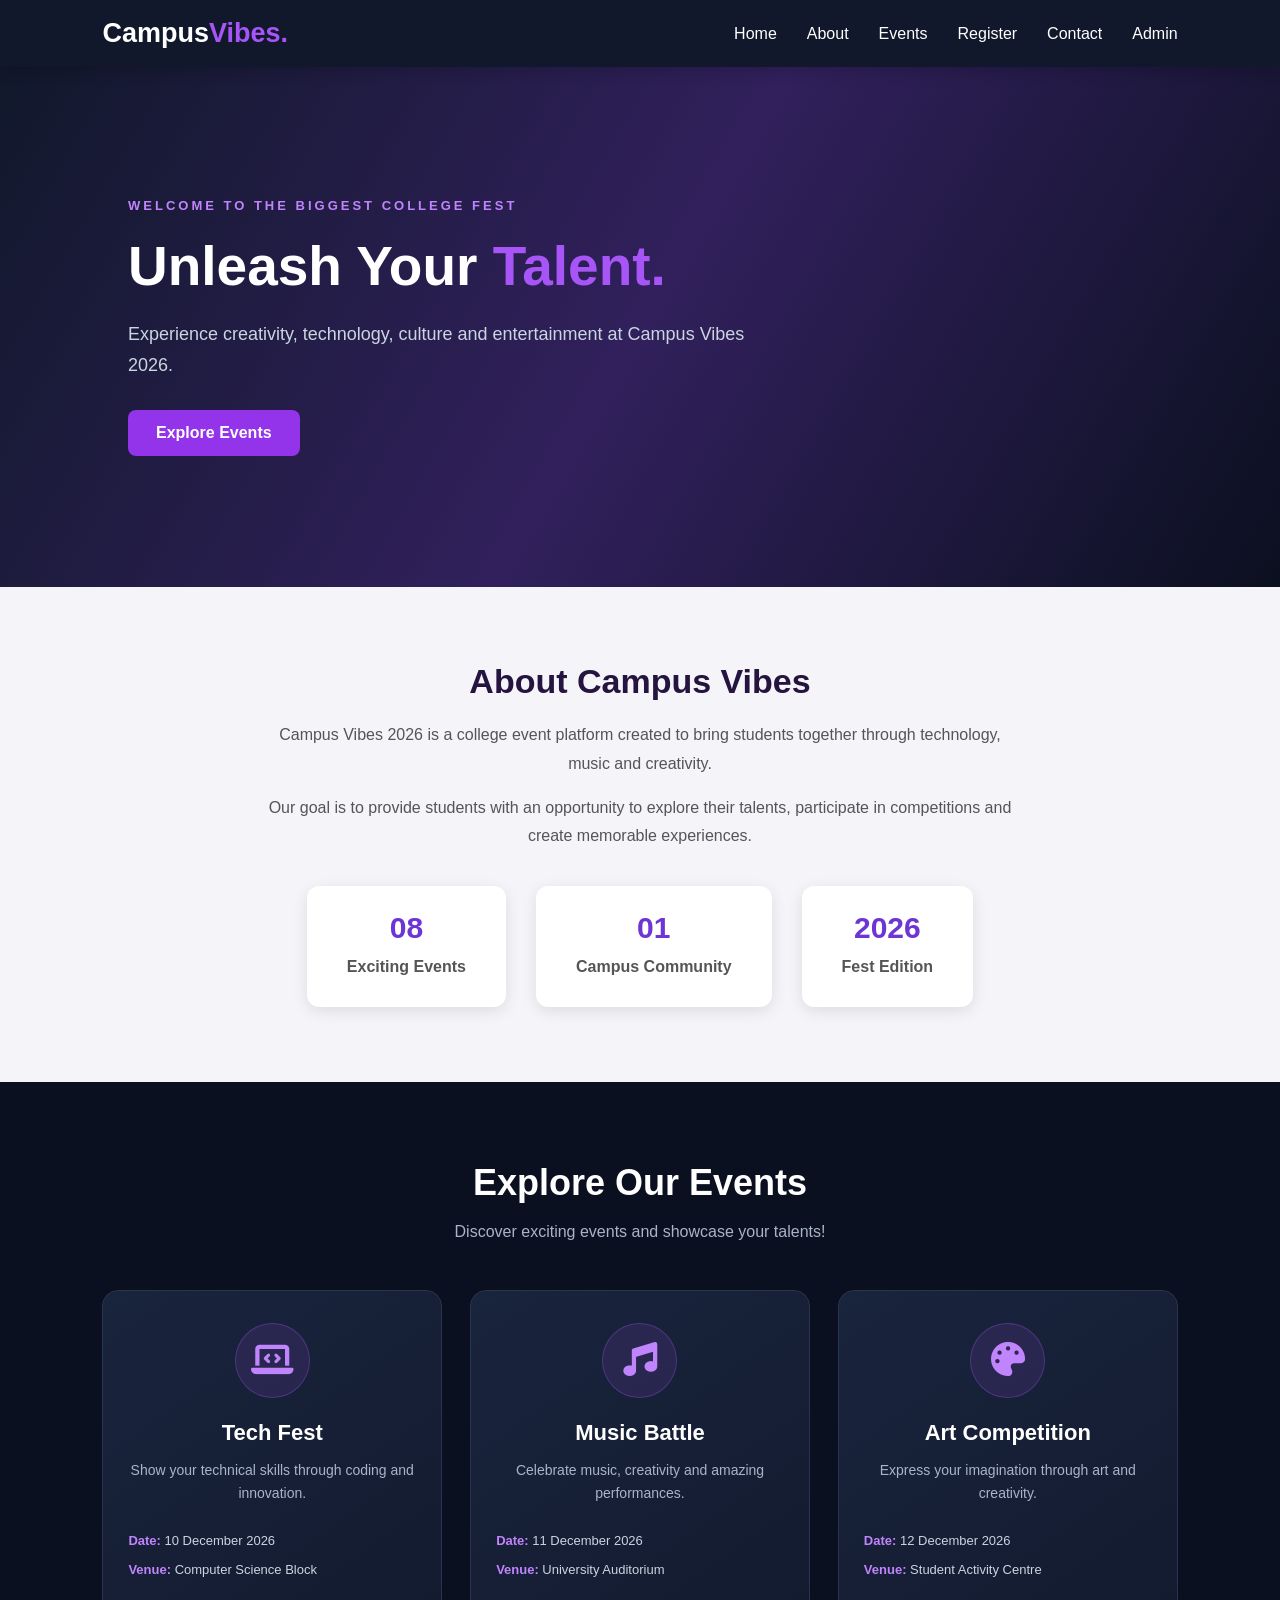
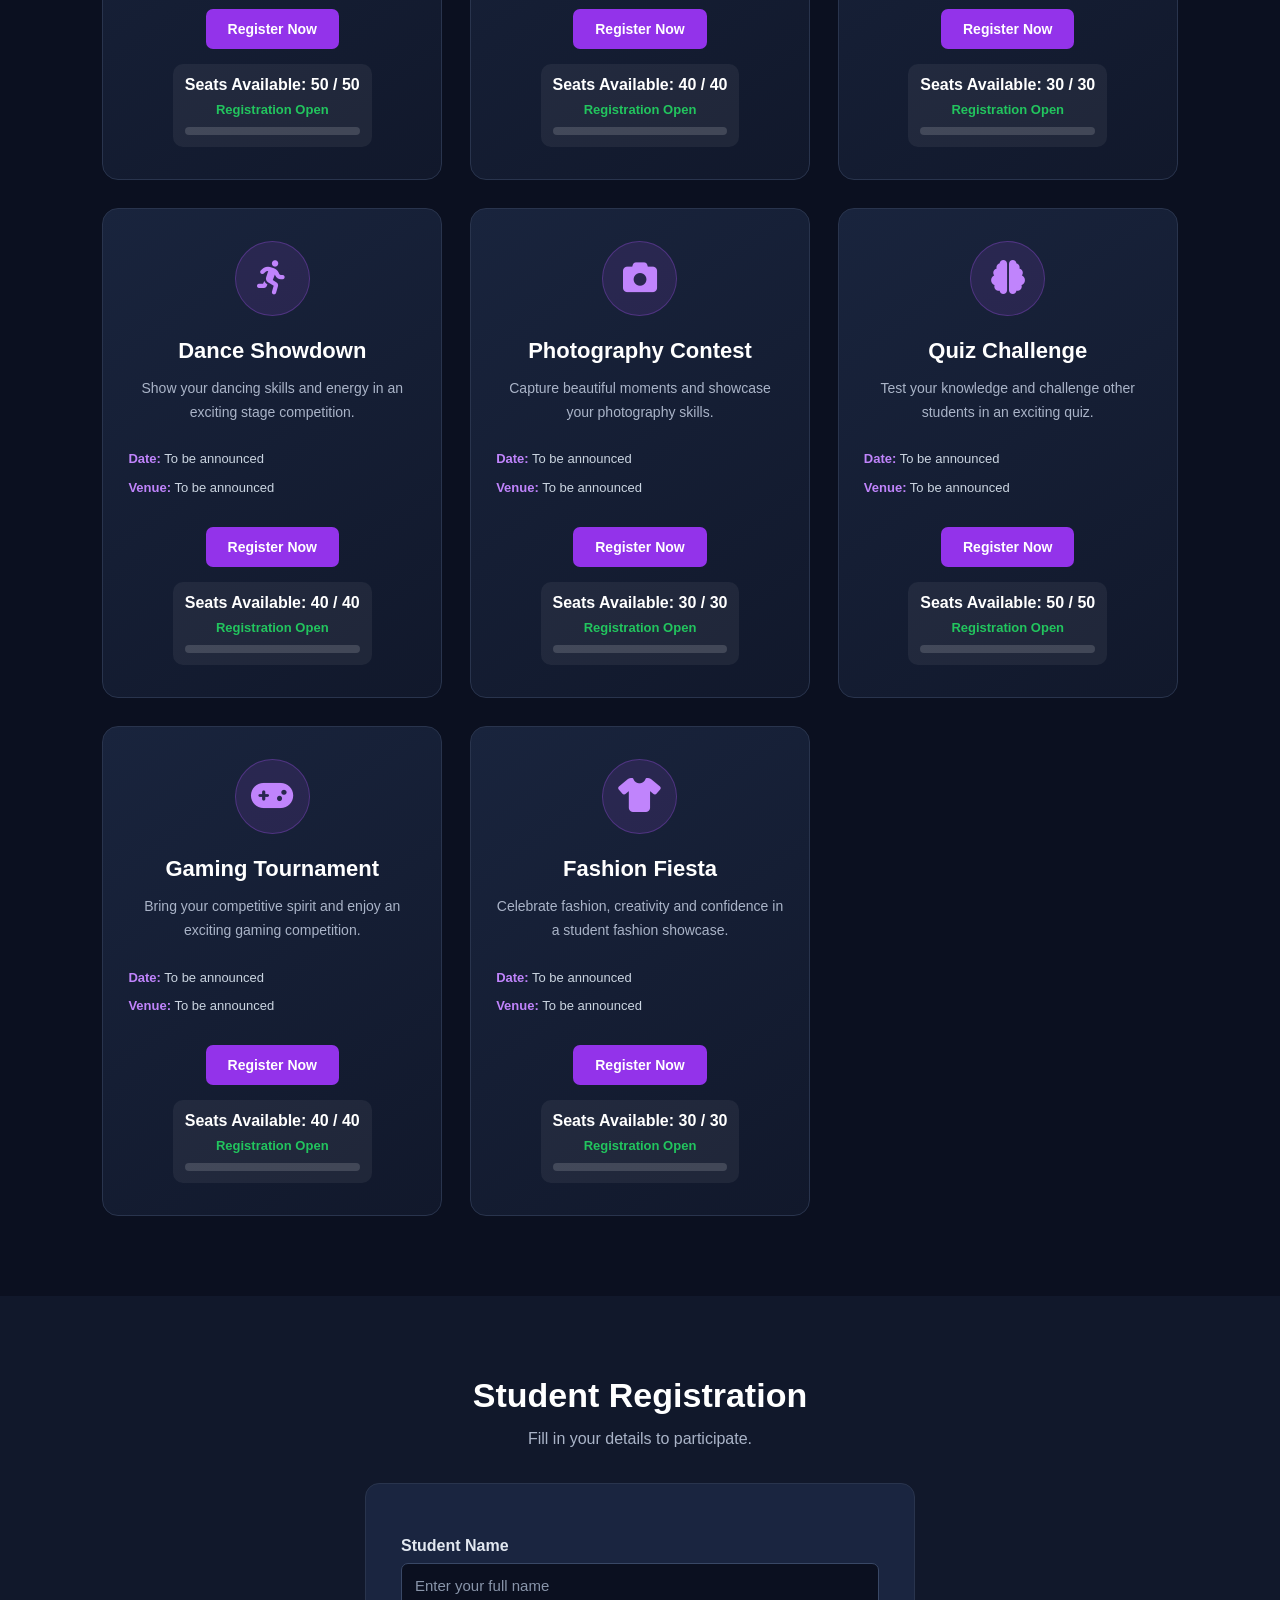
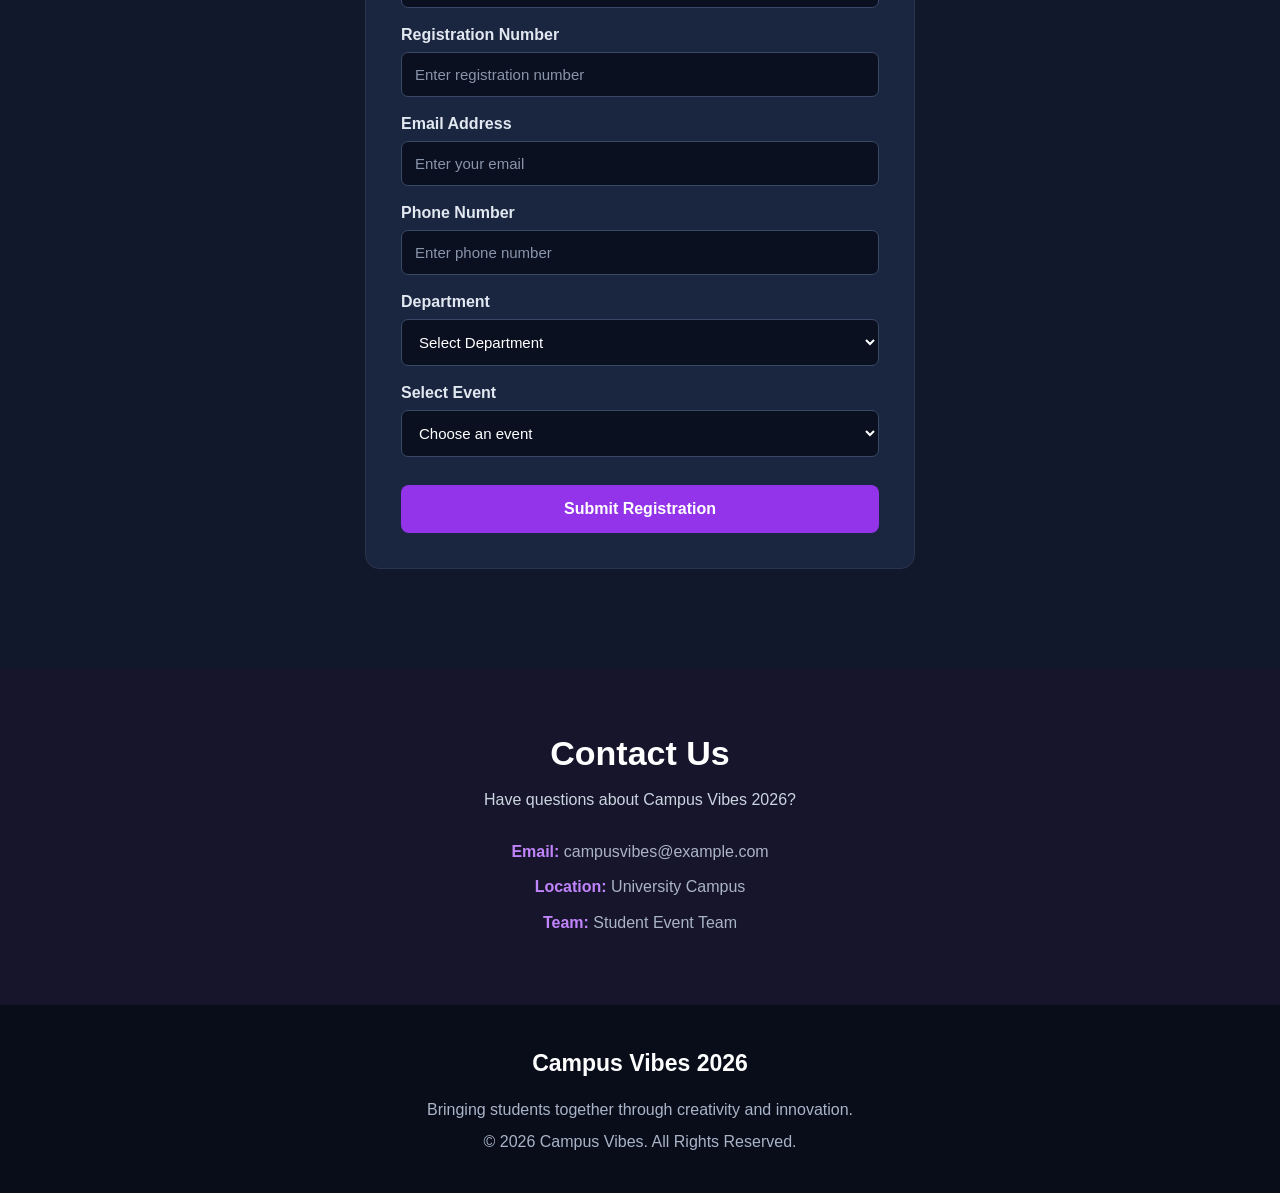
<file: index.html>
<!DOCTYPE html>
<html lang="en">

<head>
    <meta charset="UTF-8">
    <meta name="viewport" content="width=device-width, initial-scale=1.0">

    <title>Campus Vibes 2026 | College Events</title>

    <link rel="stylesheet" href="style.css">

    <!-- Font Awesome Icons -->
    <link rel="stylesheet" href="https://cdnjs.cloudflare.com/ajax/libs/font-awesome/6.5.0/css/all.min.css">
</head>

<body>

    <!-- NAVIGATION BAR -->
    <header>
        <nav class="navbar">

            <h2 class="logo">Campus<span>Vibes.</span></h2>

            <ul class="nav-links">
                <li><a href="#home">Home</a></li>
                <li><a href="#about">About</a></li>
                <li><a href="#events">Events</a></li>
                <li><a href="#register">Register</a></li>
                <li><a href="#contact">Contact</a></li>
                <li><a href="admin.html">Admin</a></li>
            </ul>

        </nav>
    </header>


    <!-- HOME SECTION -->
    <section class="hero" id="home">

        <div class="hero-content">

            <p class="tagline">
                WELCOME TO THE BIGGEST COLLEGE FEST
            </p>

            <h1>
                Unleash Your <span>Talent.</span>
            </h1>

            <p>
                Experience creativity, technology, culture
                and entertainment at Campus Vibes 2026.
            </p>

            <a href="#events" class="btn">
                Explore Events
            </a>

        </div>

    </section>


    <!-- ABOUT SECTION -->
    <section id="about" class="about">

        <h2>About Campus Vibes</h2>

        <p>
            Campus Vibes 2026 is a college event platform
            created to bring students together through
            technology, music and creativity.
        </p>

        <p>
            Our goal is to provide students with an opportunity
            to explore their talents, participate in competitions
            and create memorable experiences.
        </p>

        <div class="about-highlights">

            <div>
                <h3>08</h3>
                <p>Exciting Events</p>
            </div>

            <div>
                <h3>01</h3>
                <p>Campus Community</p>
            </div>

            <div>
                <h3>2026</h3>
                <p>Fest Edition</p>
            </div>

        </div>

    </section>


    <!-- EVENTS SECTION -->
    <section id="events" class="events">

        <h2>Explore Our Events</h2>

        <p class="section-description">
            Discover exciting events and showcase your talents!
        </p>

        <div class="event-container">


            <!-- EVENT 1 -->
            <div class="event-card">

                <div class="event-icon">
                    <i class="fas fa-laptop-code"></i>
                </div>

                <h3>Tech Fest</h3>

                <p>
                    Show your technical skills through
                    coding and innovation.
                </p>

                <div class="event-info">
                    <p><strong>Date:</strong> 10 December 2026</p>
                    <p><strong>Venue:</strong> Computer Science Block</p>
                </div>

                <button onclick="selectEvent('Tech Fest')">
                    Register Now
                </button>

            </div>


            <!-- EVENT 2 -->
            <div class="event-card">

                <div class="event-icon">
                    <i class="fas fa-music"></i>
                </div>

                <h3>Music Battle</h3>

                <p>
                    Celebrate music, creativity and
                    amazing performances.
                </p>

                <div class="event-info">
                    <p><strong>Date:</strong> 11 December 2026</p>
                    <p><strong>Venue:</strong> University Auditorium</p>
                </div>

                <button onclick="selectEvent('Music Battle')">
                    Register Now
                </button>

            </div>


            <!-- EVENT 3 -->
            <div class="event-card">

                <div class="event-icon">
                    <i class="fas fa-palette"></i>
                </div>

                <h3>Art Competition</h3>

                <p>
                    Express your imagination through
                    art and creativity.
                </p>

                <div class="event-info">
                    <p><strong>Date:</strong> 12 December 2026</p>
                    <p><strong>Venue:</strong> Student Activity Centre</p>
                </div>

                <button onclick="selectEvent('Art Competition')">
                    Register Now
                </button>

            </div>


            <!-- EVENT 4 -->
            <div class="event-card">

                <div class="event-icon">
                    <i class="fas fa-person-running"></i>
                </div>

                <h3>Dance Showdown</h3>

                <p>
                    Show your dancing skills and energy
                    in an exciting stage competition.
                </p>

                <div class="event-info">
                    <p><strong>Date:</strong> To be announced</p>
                    <p><strong>Venue:</strong> To be announced</p>
                </div>

                <button onclick="selectEvent('Dance Showdown')">
                    Register Now
                </button>

            </div>


            <!-- EVENT 5 -->
            <div class="event-card">

                <div class="event-icon">
                    <i class="fas fa-camera"></i>
                </div>

                <h3>Photography Contest</h3>

                <p>
                    Capture beautiful moments and
                    showcase your photography skills.
                </p>

                <div class="event-info">
                    <p><strong>Date:</strong> To be announced</p>
                    <p><strong>Venue:</strong> To be announced</p>
                </div>

                <button onclick="selectEvent('Photography Contest')">
                    Register Now
                </button>

            </div>


            <!-- EVENT 6 -->
            <div class="event-card">

                <div class="event-icon">
                    <i class="fas fa-brain"></i>
                </div>

                <h3>Quiz Challenge</h3>

                <p>
                    Test your knowledge and challenge
                    other students in an exciting quiz.
                </p>

                <div class="event-info">
                    <p><strong>Date:</strong> To be announced</p>
                    <p><strong>Venue:</strong> To be announced</p>
                </div>

                <button onclick="selectEvent('Quiz Challenge')">
                    Register Now
                </button>

            </div>


            <!-- EVENT 7 -->
            <div class="event-card">

                <div class="event-icon">
                    <i class="fas fa-gamepad"></i>
                </div>

                <h3>Gaming Tournament</h3>

                <p>
                    Bring your competitive spirit and
                    enjoy an exciting gaming competition.
                </p>

                <div class="event-info">
                    <p><strong>Date:</strong> To be announced</p>
                    <p><strong>Venue:</strong> To be announced</p>
                </div>

                <button onclick="selectEvent('Gaming Tournament')">
                    Register Now
                </button>

            </div>


            <!-- EVENT 8 -->
            <div class="event-card">

                <div class="event-icon">
                    <i class="fas fa-shirt"></i>
                </div>

                <h3>Fashion Fiesta</h3>

                <p>
                    Celebrate fashion, creativity and
                    confidence in a student fashion showcase.
                </p>

                <div class="event-info">
                    <p><strong>Date:</strong> To be announced</p>
                    <p><strong>Venue:</strong> To be announced</p>
                </div>

                <button onclick="selectEvent('Fashion Fiesta')">
                    Register Now
                </button>

            </div>


        </div>

    </section>


    <!-- REGISTRATION SECTION -->
    <section class="registration" id="register">

        <h2>Student Registration</h2>

        <p class="section-desc">
            Fill in your details to participate.
        </p>

        <form id="registrationForm">

            <label>Student Name</label>
            <input type="text" id="name" placeholder="Enter your full name" required>

            <label>Registration Number</label>
            <input type="text" id="regNo" placeholder="Enter registration number" required>

            <label>Email Address</label>
            <input type="email" id="email" placeholder="Enter your email" required>

            <label>Phone Number</label>
            <input type="tel" id="phone" placeholder="Enter phone number" pattern="[0-9]{10}" required>

            <label>Department</label>

            <select id="department" required>
                <option value="">Select Department</option>
                <option value="CSE">Computer Science</option>
                <option value="ECE">Electronics</option>
                <option value="ME">Mechanical</option>
                <option value="Other">Other</option>
            </select>


            <label>Select Event</label>

            <select id="event" required>

                <option value="">Choose an event</option>

                <option value="Tech Fest">Tech Fest</option>

                <option value="Music Battle">Music Battle</option>

                <option value="Art Competition">Art Competition</option>

                <option value="Dance Showdown">Dance Showdown</option>

                <option value="Photography Contest">Photography Contest</option>

                <option value="Quiz Challenge">Quiz Challenge</option>

                <option value="Gaming Tournament">Gaming Tournament</option>

                <option value="Fashion Fiesta">Fashion Fiesta</option>

            </select>


            <button type="submit" class="submit-btn">
                Submit Registration
            </button>

        </form>

        <div id="successMessage"></div>

    </section>


    <!-- CONTACT SECTION -->
    <section id="contact" class="contact">

        <h2>Contact Us</h2>

        <p>
            Have questions about Campus Vibes 2026?
        </p>

        <div class="contact-details">

            <p>
                <strong>Email:</strong>
                campusvibes@example.com
            </p>

            <p>
                <strong>Location:</strong>
                University Campus
            </p>

            <p>
                <strong>Team:</strong>
                Student Event Team
            </p>

        </div>

    </section>


    <!-- FOOTER -->
    <footer>

        <h3>Campus Vibes 2026</h3>

        <p>
            Bringing students together through
            creativity and innovation.
        </p>

        <p>
            © 2026 Campus Vibes. All Rights Reserved.
        </p>

    </footer>


    <!-- JAVASCRIPT -->
    <script src="script.js"></script>

</body>

</html>
</file>
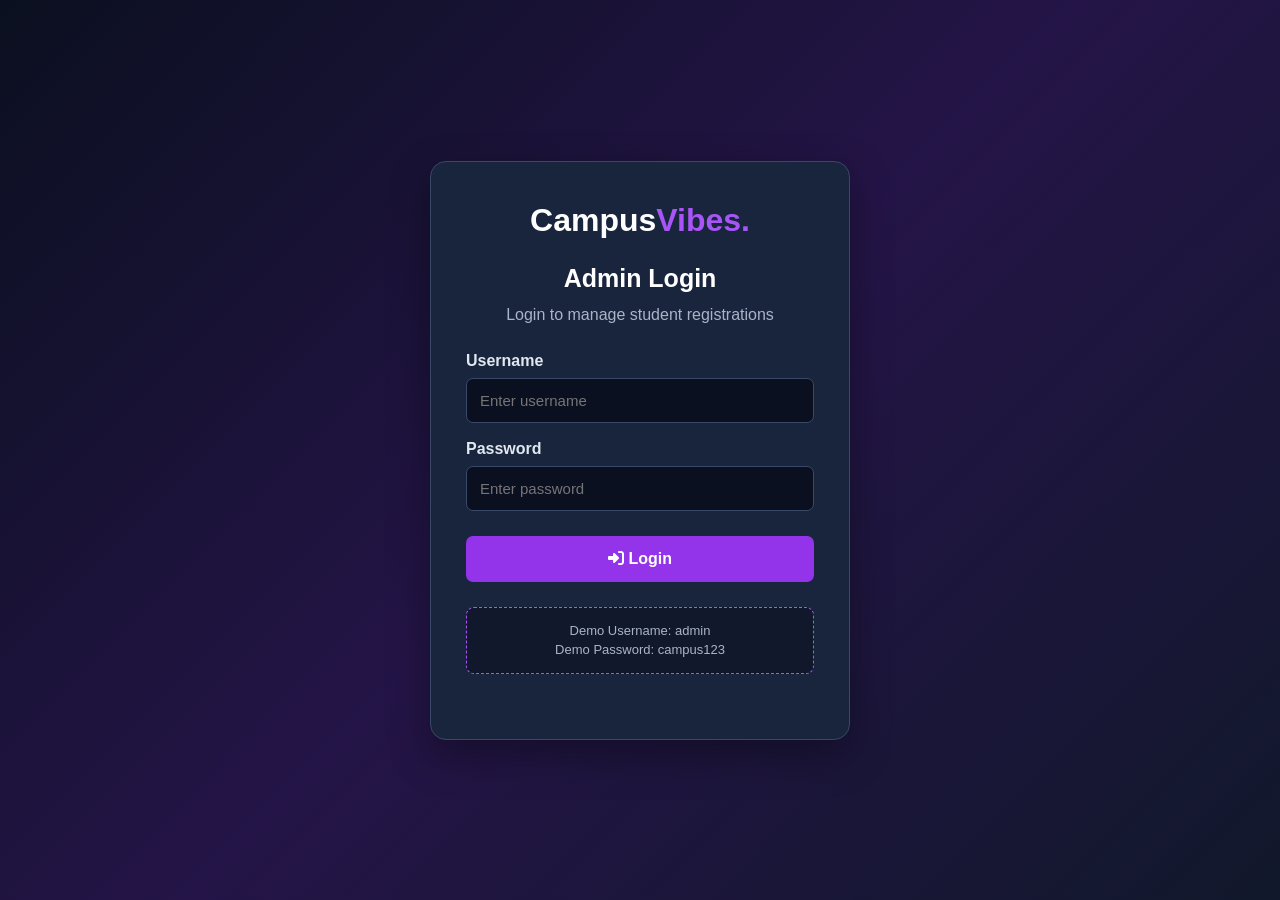
<file: admin.html>
<!DOCTYPE html>
<html lang="en">

<head>
    <meta charset="UTF-8">
    <meta name="viewport" content="width=device-width, initial-scale=1.0">

    <title>Campus Vibes | Admin Dashboard</title>

    <link rel="stylesheet" href="admin.css">

    <!-- Font Awesome Icons -->
    <link rel="stylesheet" href="https://cdnjs.cloudflare.com/ajax/libs/font-awesome/6.5.0/css/all.min.css">
</head>

<body>

    <!-- =================================
         ADMIN LOGIN SECTION
    ================================== -->

    <div class="login-container" id="loginSection">

        <div class="login-box">

            <h1>Campus<span>Vibes.</span></h1>

            <h2>Admin Login</h2>

            <p>Login to manage student registrations</p>

            <form id="loginForm">

                <label for="username">Username</label>

                <input type="text" id="username" placeholder="Enter username" required>

                <label for="password">Password</label>

                <input type="password" id="password" placeholder="Enter password" required>

                <button type="submit">
                    <i class="fas fa-sign-in-alt"></i>
                    Login
                </button>

                <p id="loginMessage"></p>

            </form>

            <p class="demo-info">
                Demo Username: admin<br>
                Demo Password: campus123
            </p>

        </div>

    </div>


    <!-- =================================
         ADMIN DASHBOARD
    ================================== -->

    <div class="dashboard" id="dashboardSection">

        <!-- HEADER -->

        <header class="admin-header">

            <h2>
                Campus<span>Vibes.</span> Admin
            </h2>

            <button id="logoutBtn">
                <i class="fas fa-sign-out-alt"></i>
                Logout
            </button>

        </header>


        <!-- MAIN CONTENT -->

        <main class="admin-content">

            <h1>Admin Dashboard</h1>

            <p class="subtitle">
                Manage and monitor all student registrations
            </p>


            <!-- =================================
                 REGISTRATION STATISTICS
            ================================== -->

            <section class="stats-section">

                <h2>
                    <i class="fas fa-chart-bar"></i>
                    Registration Statistics
                </h2>

                <div class="stats-container">


                    <!-- TOTAL REGISTRATIONS -->

                    <div class="stat-card total-card">

                        <i class="fas fa-users"></i>

                        <h3>Total Registrations</h3>

                        <p id="totalCount">0</p>

                    </div>


                    <!-- TECH FEST -->

                    <div class="stat-card">

                        <i class="fas fa-laptop-code"></i>

                        <h3>Tech Fest</h3>

                        <p id="techCount">0</p>

                    </div>


                    <!-- MUSIC BATTLE -->

                    <div class="stat-card">

                        <i class="fas fa-music"></i>

                        <h3>Music Battle</h3>

                        <p id="musicCount">0</p>

                    </div>


                    <!-- ART COMPETITION -->

                    <div class="stat-card">

                        <i class="fas fa-palette"></i>

                        <h3>Art Competition</h3>

                        <p id="artCount">0</p>

                    </div>


                    <!-- DANCE SHOWDOWN -->

                    <div class="stat-card">

                        <i class="fas fa-person-running"></i>

                        <h3>Dance Showdown</h3>

                        <p id="danceCount">0</p>

                    </div>


                    <!-- PHOTOGRAPHY CONTEST -->

                    <div class="stat-card">

                        <i class="fas fa-camera"></i>

                        <h3>Photography Contest</h3>

                        <p id="photoCount">0</p>

                    </div>


                    <!-- QUIZ CHALLENGE -->

                    <div class="stat-card">

                        <i class="fas fa-brain"></i>

                        <h3>Quiz Challenge</h3>

                        <p id="quizCount">0</p>

                    </div>


                    <!-- GAMING TOURNAMENT -->

                    <div class="stat-card">

                        <i class="fas fa-gamepad"></i>

                        <h3>Gaming Tournament</h3>

                        <p id="gamingCount">0</p>

                    </div>


                    <!-- FASHION FIESTA -->

                    <div class="stat-card">

                        <i class="fas fa-shirt"></i>

                        <h3>Fashion Fiesta</h3>

                        <p id="fashionCount">0</p>

                    </div>


                </div>

            </section>


            <!-- =================================
                 STUDENT REGISTRATION RECORDS
            ================================== -->

            <section class="records-section">

                <h2>
                    <i class="fas fa-clipboard-list"></i>
                    Student Registrations
                </h2>


                <!-- SEARCH AND FILTER -->

                <div class="controls">

                    <input type="text" id="searchInput" placeholder="Search student or registration number">


                    <select id="eventFilter">

                        <option value="All">All Events</option>

                        <option value="Tech Fest">Tech Fest</option>

                        <option value="Music Battle">Music Battle</option>

                        <option value="Art Competition">Art Competition</option>

                        <option value="Dance Showdown">Dance Showdown</option>

                        <option value="Photography Contest">Photography Contest</option>

                        <option value="Quiz Challenge">Quiz Challenge</option>

                        <option value="Gaming Tournament">Gaming Tournament</option>

                        <option value="Fashion Fiesta">Fashion Fiesta</option>

                    </select>

                </div>


                <!-- REGISTRATION TABLE -->

                <div class="table-container">

                    <table>

                        <thead>

                            <tr>
                                <th>Name</th>
                                <th>Reg. Number</th>
                                <th>Email</th>
                                <th>Phone</th>
                                <th>Department</th>
                                <th>Event</th>
                                <th>Action</th>
                            </tr>

                        </thead>


                        <tbody id="registrationTable">

                            <!-- Records will be displayed using JavaScript -->

                        </tbody>

                    </table>

                </div>


                <!-- ADMIN ACTIONS -->

                <div class="admin-actions">

                    <button id="exportBtn">
                        <i class="fas fa-file-csv"></i>
                        Download CSV
                    </button>

                </div>


                <!-- EMPTY MESSAGE -->

                <p id="emptyMessage">
                </p>


            </section>

        </main>

    </div>


    <!-- JAVASCRIPT -->

    <script src="admin.js"></script>

</body>

</html>
</file>
<file: style.css>
/* =====================================
   CAMPUS VIBES 2026 - COMPLETE CSS
   ===================================== */

/* GENERAL STYLING */

* {
    margin: 0;
    padding: 0;
    box-sizing: border-box;
    font-family: 'Segoe UI', Arial, sans-serif;
    scroll-behavior: smooth;
}

body {
    background-color: #0b1020;
    color: white;
    overflow-x: hidden;
}

section {
    scroll-margin-top: 80px;
}


/* =====================================
   NAVIGATION BAR
   ===================================== */

header {
    background-color: #11182b;
    padding: 18px 8%;
    position: sticky;
    top: 0;
    z-index: 100;
    box-shadow: 0 3px 15px rgba(0, 0, 0, 0.2);
}

.navbar {
    display: flex;
    justify-content: space-between;
    align-items: center;
}

.logo {
    font-size: 27px;
    color: white;
    font-weight: bold;
}

.logo span {
    color: #a855f7;
}

.nav-links {
    display: flex;
    align-items: center;
    list-style: none;
    gap: 30px;
}

.nav-links a {
    color: white;
    text-decoration: none;
    font-size: 16px;
    transition: 0.3s;
}

.nav-links a:hover {
    color: #c084fc;
}


/* =====================================
   HOME / HERO SECTION
   ===================================== */

.hero {
    min-height: 520px;
    display: flex;
    align-items: center;
    padding: 80px 10%;

    background: linear-gradient(120deg,
            #11182b,
            #31205c,
            #0b1020);
}

.hero-content {
    max-width: 650px;
}

.tagline {
    color: #c084fc;
    letter-spacing: 3px;
    font-size: 13px;
    font-weight: bold;
    margin-bottom: 20px;
}

.hero h1 {
    font-size: 55px;
    margin-bottom: 20px;
    line-height: 1.2;
}

.hero h1 span {
    color: #a855f7;
}

.hero-content>p:not(.tagline) {
    color: #cbd5e1;
    font-size: 18px;
    line-height: 1.7;
    margin-bottom: 30px;
}

.btn {
    display: inline-block;
    background: #9333ea;
    color: white;
    padding: 14px 28px;
    text-decoration: none;
    border-radius: 8px;
    font-weight: bold;
    transition: 0.3s;
}

.btn:hover {
    background: #7e22ce;
    transform: translateY(-3px);
}


/* =====================================
   ABOUT SECTION
   ===================================== */

.about {
    padding: 75px 8%;
    text-align: center;
    background: #f4f4f9;
    color: #222;
}

.about h2 {
    font-size: 34px;
    margin-bottom: 20px;
    color: #24143f;
}

.about p {
    max-width: 750px;
    margin: 15px auto;
    line-height: 1.8;
    font-size: 16px;
    color: #555;
}

.about-highlights {
    display: flex;
    justify-content: center;
    flex-wrap: wrap;
    gap: 30px;
    margin-top: 35px;
}

.about-highlights div {
    background: white;
    padding: 25px 40px;
    min-width: 170px;
    border-radius: 12px;
    box-shadow: 0 4px 15px rgba(0, 0, 0, 0.1);
    transition: 0.3s;
}

.about-highlights div:hover {
    transform: translateY(-5px);
}

.about-highlights h3 {
    color: #6c35d4;
    font-size: 30px;
    margin-bottom: 8px;
}

.about-highlights p {
    margin: 0;
    font-weight: 600;
}


/* =====================================
   EVENTS SECTION
   ===================================== */

.events {
    padding: 80px 8%;
    text-align: center;
    background: #0b1020;
}

.events h2 {
    font-size: 36px;
    margin-bottom: 15px;
    color: white;
}

.section-description {
    color: #aab4c8;
    margin-bottom: 45px;
    font-size: 16px;
    line-height: 1.6;
}

/* EVENT GRID */

.event-container {
    display: grid;
    grid-template-columns: repeat(3, 1fr);
    gap: 28px;
    max-width: 1250px;
    margin: auto;
}

/* EVENT CARD */

.event-card {
    background: linear-gradient(145deg,
            #19243d,
            #11182b);

    padding: 32px 25px;
    border-radius: 16px;
    border: 1px solid #29344d;

    display: flex;
    flex-direction: column;
    align-items: center;

    transition: 0.3s;
    min-height: 380px;
}

.event-card:hover {
    transform: translateY(-8px);
    border-color: #a855f7;

    box-shadow:
        0 12px 30px rgba(168, 85, 247, 0.15);
}

/* EVENT ICONS */

.event-icon {
    width: 75px;
    height: 75px;

    display: flex;
    justify-content: center;
    align-items: center;

    background: rgba(168, 85, 247, 0.12);
    border: 1px solid rgba(168, 85, 247, 0.3);

    border-radius: 50%;

    font-size: 34px;
    color: #c084fc;

    margin-bottom: 22px;
    transition: 0.3s;
}

.event-card:hover .event-icon {
    background: #9333ea;
    color: white;
    transform: scale(1.08);
}

/* EVENT TITLE */

.event-card h3 {
    font-size: 22px;
    margin-bottom: 13px;
    color: white;
}

/* EVENT DESCRIPTION */

.event-card>p {
    color: #aab4c8;
    line-height: 1.7;
    font-size: 14px;
    margin-bottom: 15px;
}

/* EVENT DATE AND VENUE */

.event-info {
    width: 100%;
    margin: 10px 0 20px;
    text-align: left;
    font-size: 13px;
}

.event-info p {
    color: #cbd5e1;
    line-height: 1.6;
    margin-bottom: 8px;
}

.event-info strong {
    color: #c084fc;
}

/* EVENT REGISTER BUTTON */

.event-card button {
    background: #9333ea;
    color: white;

    border: none;
    padding: 12px 22px;

    border-radius: 7px;
    cursor: pointer;

    font-size: 14px;
    font-weight: bold;

    margin-top: auto;
    transition: 0.3s;
}

.event-card button:hover {
    background: #7e22ce;
    transform: scale(1.04);
}


/* =====================================
   REGISTRATION SECTION
   ===================================== */

.registration {
    padding: 80px 20px;
    background: #11182b;
    text-align: center;
}

.registration h2 {
    font-size: 34px;
    margin-bottom: 15px;
}

.section-desc {
    color: #aab4c8;
    margin-bottom: 35px;
}

.registration form {
    max-width: 550px;
    margin: auto;

    background: #1a2540;
    padding: 35px;

    border-radius: 14px;
    border: 1px solid #29344d;

    text-align: left;
}

.registration label {
    display: block;
    margin-bottom: 8px;
    margin-top: 18px;
    font-weight: 600;
    color: #e2e8f0;
}

.registration input,
.registration select {
    width: 100%;
    padding: 13px;

    border: 1px solid #394866;
    border-radius: 7px;

    background: #0b1020;
    color: white;

    outline: none;
    font-size: 15px;

    transition: 0.3s;
}

.registration input:focus,
.registration select:focus {
    border-color: #a855f7;
    box-shadow: 0 0 8px rgba(168, 85, 247, 0.2);
}

.registration input::placeholder {
    color: #8995aa;
}

/* SUBMIT BUTTON */

.submit-btn {
    width: 100%;
    margin-top: 28px;
    padding: 15px;

    background: #9333ea;
    color: white;

    border: none;
    border-radius: 8px;

    font-size: 16px;
    font-weight: bold;

    cursor: pointer;
    transition: 0.3s;
}

.submit-btn:hover {
    background: #7e22ce;
    transform: translateY(-2px);
}

/* SUCCESS MESSAGE */

#successMessage {
    margin-top: 20px;
    color: #4ade80;
    font-weight: bold;
    text-align: center;
}


/* =====================================
   CONTACT SECTION
   ===================================== */

.contact {
    padding: 65px 20px;
    text-align: center;
    background: #17152b;
    color: white;
}

.contact h2 {
    font-size: 34px;
    margin-bottom: 18px;
}

.contact>p {
    color: #cbd5e1;
}

.contact-details {
    margin-top: 25px;
    line-height: 2.2;
    color: #aab4c8;
}

.contact-details strong {
    color: #c084fc;
}


/* =====================================
   FOOTER
   ===================================== */

footer {
    background: #080d19;
    text-align: center;
    padding: 35px 15px;
    color: #aab4c8;
    line-height: 2;
}

footer h3 {
    color: white;
    font-size: 23px;
    margin-bottom: 8px;
}


/* =====================================
   RESPONSIVE DESIGN - TABLETS
   ===================================== */

@media (max-width: 1000px) {

    .event-container {
        grid-template-columns: repeat(2, 1fr);
    }

    .nav-links {
        gap: 18px;
    }

    .hero h1 {
        font-size: 45px;
    }
}


/* =====================================
   RESPONSIVE DESIGN - MOBILE
   ===================================== */

@media (max-width: 650px) {

    header {
        padding: 16px 5%;
    }

    .navbar {
        flex-direction: column;
        gap: 18px;
    }

    .logo {
        font-size: 25px;
    }

    .nav-links {
        justify-content: center;
        flex-wrap: wrap;
        gap: 14px;
    }

    .nav-links a {
        font-size: 13px;
    }

    .hero {
        min-height: 430px;
        padding: 65px 7%;
    }

    .tagline {
        font-size: 11px;
        letter-spacing: 2px;
    }

    .hero h1 {
        font-size: 36px;
    }

    .hero-content>p:not(.tagline) {
        font-size: 16px;
    }

    .about,
    .events {
        padding: 60px 6%;
    }

    .about h2,
    .events h2,
    .registration h2,
    .contact h2 {
        font-size: 28px;
    }

    .about-highlights {
        flex-direction: column;
        align-items: center;
    }

    .about-highlights div {
        width: 85%;
    }

    .event-container {
        grid-template-columns: 1fr;
        gap: 22px;
    }

    .event-card {
        min-height: 350px;
        padding: 28px 22px;
    }

    .registration {
        padding: 60px 15px;
    }

    .registration form {
        padding: 25px 18px;
    }

    .contact {
        padding: 50px 15px;
    }
}

/* =====================================
   SEAT AVAILABILITY DESIGN
===================================== */

.seat-availability {
    margin-top: 15px;
    padding: 12px;
    background: rgba(255, 255, 255, 0.06);
    border-radius: 10px;
    text-align: center;
    font-weight: bold;
    color: #ffffff;
}

.seat-status {
    margin: 8px 0;
    font-size: 13px;
    font-weight: bold;
}

.seat-progress {
    width: 100%;
    height: 8px;
    background: rgba(255, 255, 255, 0.15);
    border-radius: 20px;
    overflow: hidden;
    margin-top: 10px;
}

.seat-progress-bar {
    height: 100%;
    background: #22c55e;
    border-radius: 20px;
    transition: width 0.3s ease;
}

.event-card button:disabled {
    background: #777777;
    color: #ffffff;
    cursor: not-allowed;
    opacity: 0.7;
}


/* =====================================
   END OF CAMPUS VIBES CSS
   ===================================== */
</file>
<file: admin.css>
/* ==========================================
   CAMPUS VIBES 2026
   ADMIN DASHBOARD STYLESHEET
   ========================================== */


/* GENERAL STYLING */

* {
    margin: 0;
    padding: 0;
    box-sizing: border-box;
    font-family: 'Segoe UI', Arial, sans-serif;
}

body {
    background: #0b1020;
    color: white;
    min-height: 100vh;
}


/* ==========================================
   LOGIN PAGE
   ========================================== */

.login-container {
    min-height: 100vh;
    display: flex;
    justify-content: center;
    align-items: center;
    padding: 20px;

    background: linear-gradient(135deg,
            #0b1020,
            #241447,
            #11182b);
}

.login-box {
    width: 100%;
    max-width: 420px;

    padding: 40px 35px;

    background: #19243d;
    border: 1px solid #394866;
    border-radius: 16px;

    box-shadow: 0 15px 40px rgba(0, 0, 0, 0.35);

    text-align: center;
}

.login-box h1 {
    font-size: 32px;
    margin-bottom: 25px;
    color: white;
}

.login-box h1 span {
    color: #a855f7;
}

.login-box h2 {
    font-size: 25px;
    margin-bottom: 10px;
}

.login-box>p {
    color: #aab4c8;
    margin-bottom: 25px;
    line-height: 1.5;
}

.login-box form {
    text-align: left;
}

.login-box label {
    display: block;
    margin: 17px 0 8px;
    color: #e2e8f0;
    font-weight: 600;
}

.login-box input {
    width: 100%;
    padding: 13px;

    background: #0b1020;
    border: 1px solid #394866;
    border-radius: 7px;

    color: white;
    font-size: 15px;
    outline: none;
}

.login-box input:focus {
    border-color: #a855f7;
    box-shadow: 0 0 8px rgba(168, 85, 247, 0.2);
}

.login-box button {
    width: 100%;
    padding: 14px;
    margin-top: 25px;

    background: #9333ea;
    color: white;

    border: none;
    border-radius: 7px;

    font-size: 16px;
    font-weight: bold;

    cursor: pointer;
    transition: 0.3s;
}

.login-box button:hover {
    background: #7e22ce;
    transform: translateY(-2px);
}

#loginMessage {
    margin-top: 15px;
    color: #f87171;
    text-align: center;
}

.demo-info {
    background: #11182b;
    border: 1px dashed #a855f7;
    border-radius: 8px;

    padding: 13px;
    margin-top: 25px;

    font-size: 13px;
    line-height: 1.8;
    color: #c084fc;
}


/* ==========================================
   ADMIN HEADER
   ========================================== */

.admin-header {
    background: #11182b;

    padding: 20px 6%;

    display: flex;
    justify-content: space-between;
    align-items: center;

    border-bottom: 1px solid #29344d;

    box-shadow: 0 4px 15px rgba(0, 0, 0, 0.2);
}

.admin-header h2 {
    font-size: 25px;
    color: white;
}

.admin-header h2 span {
    color: #a855f7;
}

.admin-header button {
    background: #dc2626;
    color: white;

    border: none;
    border-radius: 7px;

    padding: 11px 18px;

    font-size: 14px;
    font-weight: bold;

    cursor: pointer;
    transition: 0.3s;
}

.admin-header button:hover {
    background: #b91c1c;
}


/* ==========================================
   DASHBOARD MAIN CONTENT
   ========================================== */

.admin-content {
    max-width: 1450px;
    margin: auto;
    padding: 40px 6%;
}

.admin-content>h1 {
    font-size: 34px;
    margin-bottom: 10px;
}

.subtitle {
    color: #aab4c8;
    margin-bottom: 40px;
    line-height: 1.6;
}


/* ==========================================
   STATISTICS SECTION
   ========================================== */

.stats-section {
    margin-bottom: 55px;
}

.stats-section>h2,
.records-section>h2 {
    font-size: 25px;
    margin-bottom: 25px;
    color: #e9d5ff;
}

.stats-section>h2 i,
.records-section>h2 i {
    color: #a855f7;
    margin-right: 8px;
}

.stats-container {
    display: grid;

    grid-template-columns: repeat(3, 1fr);

    gap: 22px;
}

.stat-card {
    background: linear-gradient(145deg,
            #19243d,
            #11182b);

    padding: 25px 20px;

    border: 1px solid #29344d;
    border-radius: 13px;

    text-align: center;

    transition: 0.3s;
}

.stat-card:hover {
    transform: translateY(-5px);
    border-color: #a855f7;

    box-shadow: 0 10px 25px rgba(168, 85, 247, 0.12);
}

.stat-card>i {
    font-size: 30px;
    color: #c084fc;
    margin-bottom: 15px;
}

.stat-card h3 {
    font-size: 16px;
    color: #cbd5e1;
    margin-bottom: 12px;
}

.stat-card p {
    font-size: 32px;
    font-weight: bold;
    color: white;
}

.total-card {
    background: linear-gradient(135deg,
            #6b21a8,
            #31205c);
}

.total-card>i,
.total-card h3,
.total-card p {
    color: white;
}


/* ==========================================
   REGISTRATION RECORDS
   ========================================== */

.records-section {
    background: #11182b;

    padding: 28px;

    border: 1px solid #29344d;
    border-radius: 14px;
}

.controls {
    display: flex;
    gap: 15px;
    margin-bottom: 25px;
}

.controls input,
.controls select {
    padding: 13px;

    background: #0b1020;
    border: 1px solid #394866;
    border-radius: 7px;

    color: white;
    font-size: 14px;

    outline: none;
}

.controls input {
    flex: 1;
    min-width: 0;
}

.controls select {
    min-width: 210px;
}

.controls input:focus,
.controls select:focus {
    border-color: #a855f7;
}

.controls input::placeholder {
    color: #8995aa;
}


/* ==========================================
   REGISTRATION TABLE
   ========================================== */

.table-container {
    width: 100%;
    overflow-x: auto;

    border-radius: 8px;
    border: 1px solid #29344d;
}

table {
    width: 100%;
    min-width: 850px;

    border-collapse: collapse;
    background: #19243d;
}

thead {
    background: #30204f;
}

th {
    padding: 16px 13px;

    color: #e9d5ff;
    font-size: 14px;
    font-weight: 600;

    text-align: left;
    white-space: nowrap;
}

td {
    padding: 15px 13px;

    border-bottom: 1px solid #29344d;

    color: #cbd5e1;
    font-size: 13px;
}

tbody tr {
    transition: 0.2s;
}

tbody tr:hover {
    background: #243252;
}

tbody tr:last-child td {
    border-bottom: none;
}


/* ==========================================
   ADMIN ACTION BUTTONS
   ========================================== */

.admin-actions {
    display: flex;
    justify-content: flex-end;
    margin-top: 25px;
}

.admin-actions button {
    padding: 13px 20px;

    background: #16a34a;
    color: white;

    border: none;
    border-radius: 7px;

    font-size: 14px;
    font-weight: bold;

    cursor: pointer;
    transition: 0.3s;
}

.admin-actions button:hover {
    background: #15803d;
    transform: translateY(-2px);
}

#emptyMessage {
    text-align: center;
    color: #aab4c8;
    padding: 25px 10px;
}


/* ==========================================
   RESPONSIVE DESIGN - TABLETS
   ========================================== */

@media (max-width: 1000px) {

    .stats-container {
        grid-template-columns: repeat(2, 1fr);
    }

    .admin-content {
        padding: 35px 4%;
    }

}


/* ==========================================
   RESPONSIVE DESIGN - MOBILE
   ========================================== */

@media (max-width: 600px) {

    .login-box {
        padding: 30px 22px;
    }

    .admin-header {
        padding: 17px 5%;
    }

    .admin-header h2 {
        font-size: 19px;
    }

    .admin-header button {
        padding: 9px 12px;
        font-size: 12px;
    }

    .admin-content {
        padding: 28px 4%;
    }

    .admin-content>h1 {
        font-size: 27px;
    }

    .stats-section>h2,
    .records-section>h2 {
        font-size: 21px;
    }

    .stats-container {
        grid-template-columns: 1fr;
        gap: 15px;
    }

    .stat-card {
        padding: 22px;
    }

    .records-section {
        padding: 18px 12px;
    }

    .controls {
        flex-direction: column;
    }

    .controls select {
        width: 100%;
        min-width: 0;
    }

    .admin-actions button {
        width: 100%;
    }

}

/* =====================================
   ADMIN SEAT MANAGEMENT
===================================== */

.seat-management {
    margin: 35px 0 50px;
}

.seat-management h2 {
    font-size: 25px;
    color: #e9d5ff;
    margin-bottom: 22px;
}

.seat-cards {
    display: grid;
    grid-template-columns: repeat(4, 1fr);
    gap: 18px;
}

.seat-card {
    background: linear-gradient(145deg, #19243d, #11182b);
    border: 1px solid #394866;
    border-radius: 12px;
    padding: 20px;
}

.seat-card h3 {
    color: #ffffff;
    margin-bottom: 12px;
}

.seat-card p {
    color: #cbd5e1;
    font-size: 14px;
    margin-bottom: 10px;
}

.seat-card .seat-card-status {
    font-weight: bold;
}

.admin-seat-progress {
    width: 100%;
    height: 8px;
    background: #394866;
    border-radius: 20px;
    overflow: hidden;
    margin-top: 15px;
}

.admin-seat-bar {
    height: 100%;
    background: #22c55e;
    border-radius: 20px;
    transition: width 0.3s ease;
}

@media (max-width: 1000px) {
    .seat-cards {
        grid-template-columns: repeat(2, 1fr);
    }
}

@media (max-width: 600px) {
    .seat-cards {
        grid-template-columns: 1fr;
    }
}

/* ==========================================
   EVENT MANAGEMENT - VISIBILITY FIX
========================================== */

#eventRegistrationControls {
    background: #11182b !important;
    color: #ffffff !important;
}

#eventRegistrationControls h2 {
    color: #e9d5ff !important;
}

#eventRegistrationControls p {
    color: #cbd5e1;
}

#eventControlCards>div {
    background: #19243d !important;
    border: 1px solid #394866 !important;
}

#eventControlCards h3 {
    color: #ffffff !important;
    font-size: 20px;
    font-weight: 700;
}

#eventControlCards label {
    color: #e2e8f0 !important;
    display: block;
    font-weight: 600;
    margin-top: 8px;
}

#eventControlCards input,
#eventControlCards textarea {
    background: #0b1020 !important;
    color: #ffffff !important;
    border: 1px solid #52617e !important;
    padding: 10px;
    width: 100%;
}

#eventControlCards input:focus,
#eventControlCards textarea:focus {
    border-color: #a855f7 !important;
    outline: none;
}

#eventControlCards button {
    font-weight: 600;
    color: #ffffff;
}

/* FIX RESET BUTTON DISABLED TEXT VISIBILITY */

#eventControlCards button:disabled {
    background-color: #e2e8f0 !important;
    color: #334155 !important;
    opacity: 1 !important;
    border: 1px solid #cbd5e1 !important;
    cursor: not-allowed;
}
</file>
